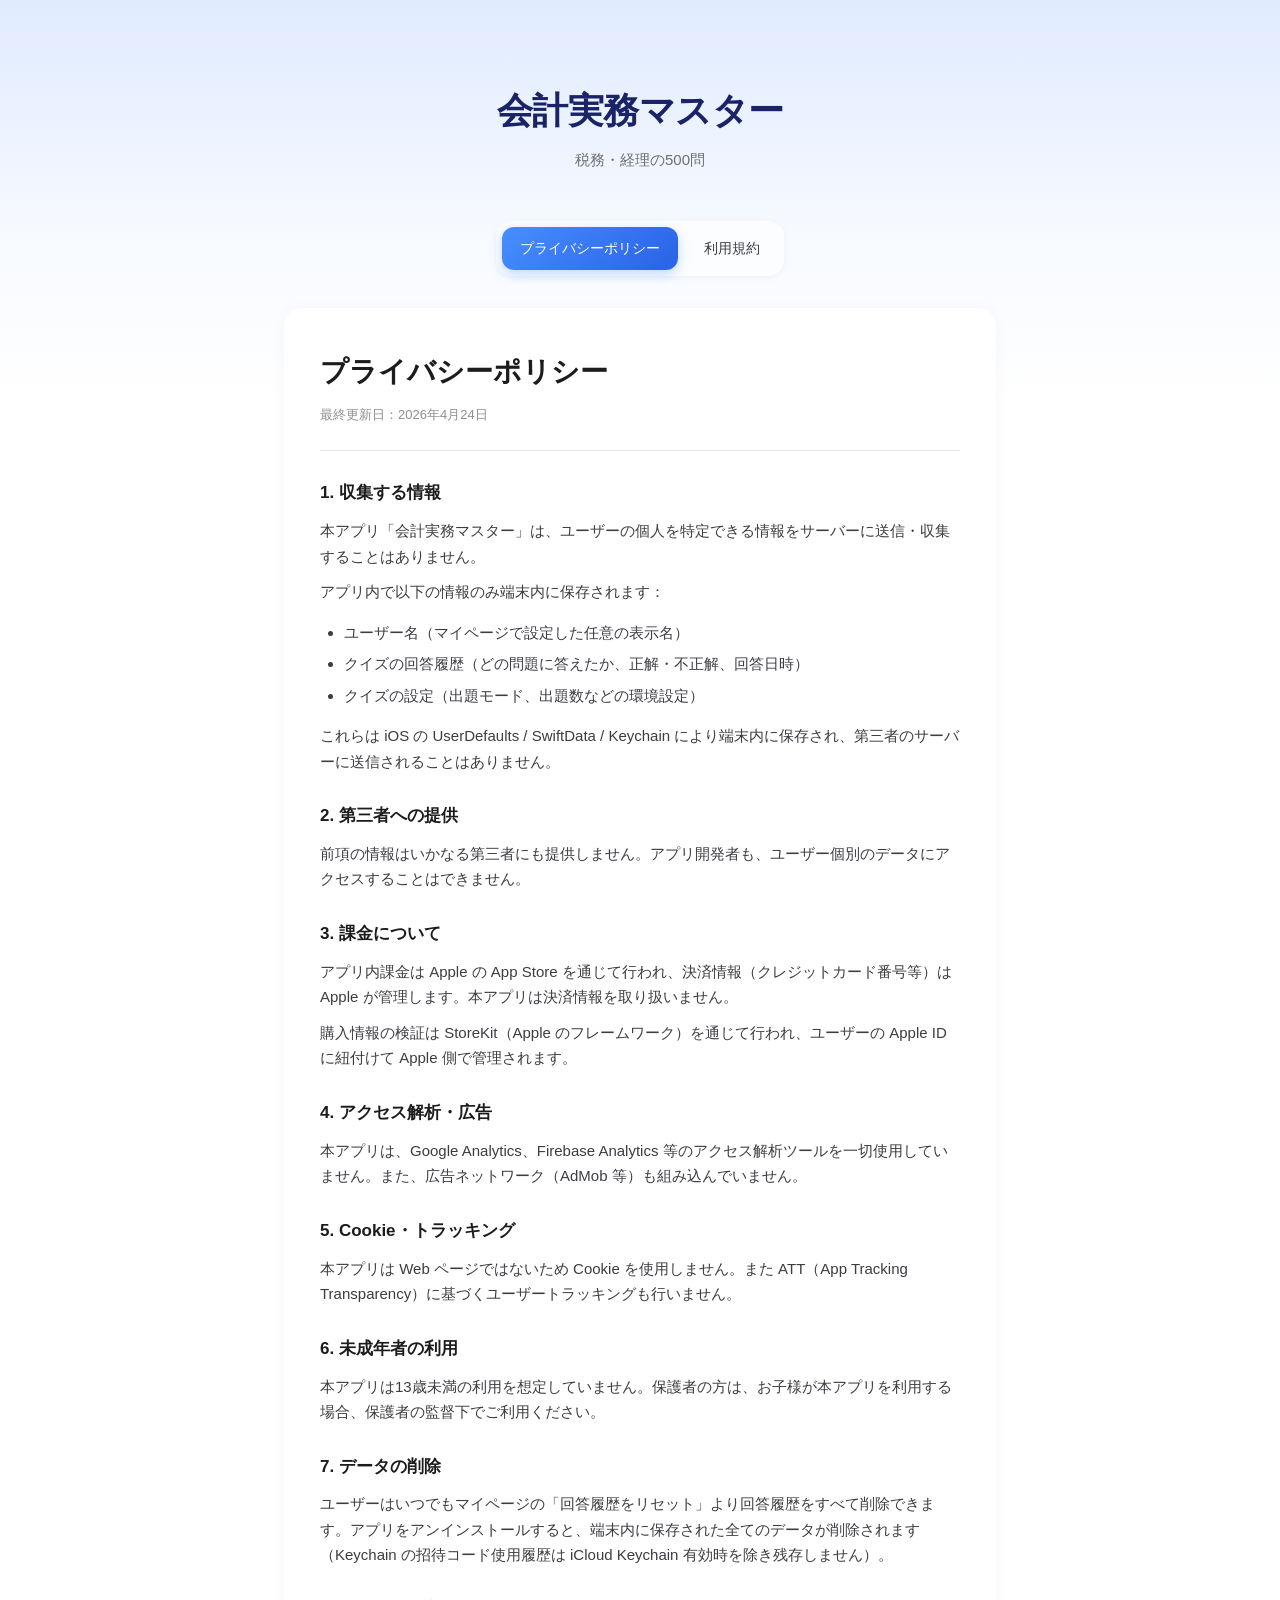
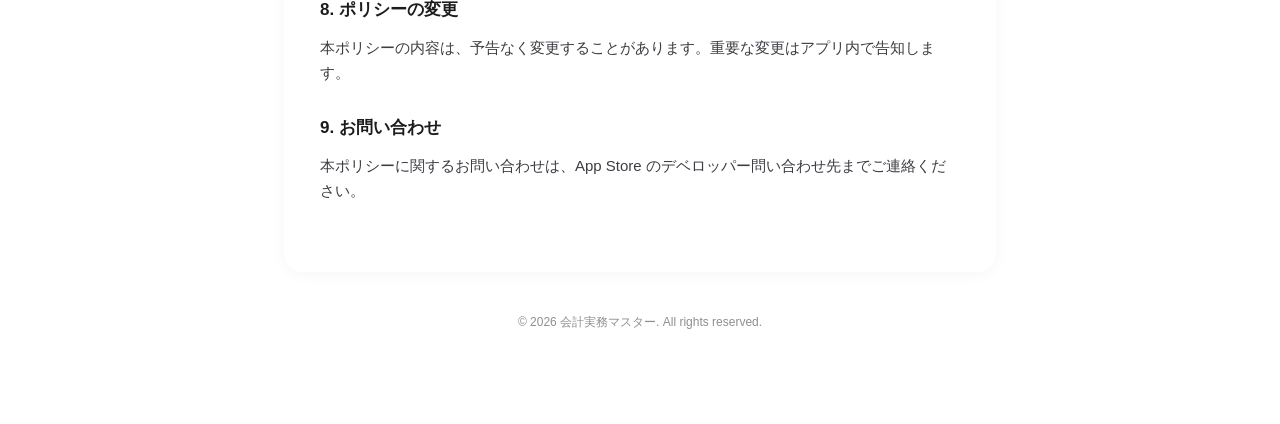
<file: index.html>
<!DOCTYPE html>
<html lang="ja">
<head>
<meta charset="UTF-8">
<meta name="viewport" content="width=device-width, initial-scale=1">
<meta name="description" content="会計実務マスター アプリのプライバシーポリシー・利用規約">
<title>会計実務マスター - プライバシーポリシー</title>
<link rel="stylesheet" href="styles.css">
</head>
<body>
<main>
<header class="app-header">
  <h1>会計実務マスター</h1>
  <p class="tagline">税務・経理の500問</p>
</header>

<nav class="doc-nav">
  <a href="index.html" class="active">プライバシーポリシー</a>
  <a href="terms.html">利用規約</a>
</nav>

<article>
<h2>プライバシーポリシー</h2>
<p class="updated">最終更新日：2026年4月24日</p>

<section>
<h3>1. 収集する情報</h3>
<p>本アプリ「会計実務マスター」は、ユーザーの個人を特定できる情報をサーバーに送信・収集することはありません。</p>
<p>アプリ内で以下の情報のみ端末内に保存されます：</p>
<ul>
  <li>ユーザー名（マイページで設定した任意の表示名）</li>
  <li>クイズの回答履歴（どの問題に答えたか、正解・不正解、回答日時）</li>
  <li>クイズの設定（出題モード、出題数などの環境設定）</li>
</ul>
<p>これらは iOS の UserDefaults / SwiftData / Keychain により端末内に保存され、第三者のサーバーに送信されることはありません。</p>
</section>

<section>
<h3>2. 第三者への提供</h3>
<p>前項の情報はいかなる第三者にも提供しません。アプリ開発者も、ユーザー個別のデータにアクセスすることはできません。</p>
</section>

<section>
<h3>3. 課金について</h3>
<p>アプリ内課金は Apple の App Store を通じて行われ、決済情報（クレジットカード番号等）は Apple が管理します。本アプリは決済情報を取り扱いません。</p>
<p>購入情報の検証は StoreKit（Apple のフレームワーク）を通じて行われ、ユーザーの Apple ID に紐付けて Apple 側で管理されます。</p>
</section>

<section>
<h3>4. アクセス解析・広告</h3>
<p>本アプリは、Google Analytics、Firebase Analytics 等のアクセス解析ツールを一切使用していません。また、広告ネットワーク（AdMob 等）も組み込んでいません。</p>
</section>

<section>
<h3>5. Cookie・トラッキング</h3>
<p>本アプリは Web ページではないため Cookie を使用しません。また ATT（App Tracking Transparency）に基づくユーザートラッキングも行いません。</p>
</section>

<section>
<h3>6. 未成年者の利用</h3>
<p>本アプリは13歳未満の利用を想定していません。保護者の方は、お子様が本アプリを利用する場合、保護者の監督下でご利用ください。</p>
</section>

<section>
<h3>7. データの削除</h3>
<p>ユーザーはいつでもマイページの「回答履歴をリセット」より回答履歴をすべて削除できます。アプリをアンインストールすると、端末内に保存された全てのデータが削除されます（Keychain の招待コード使用履歴は iCloud Keychain 有効時を除き残存しません）。</p>
</section>

<section>
<h3>8. ポリシーの変更</h3>
<p>本ポリシーの内容は、予告なく変更することがあります。重要な変更はアプリ内で告知します。</p>
</section>

<section>
<h3>9. お問い合わせ</h3>
<p>本ポリシーに関するお問い合わせは、App Store のデベロッパー問い合わせ先までご連絡ください。</p>
</section>

</article>

<footer>
<p>&copy; 2026 会計実務マスター. All rights reserved.</p>
</footer>
</main>
</body>
</html>
</file>
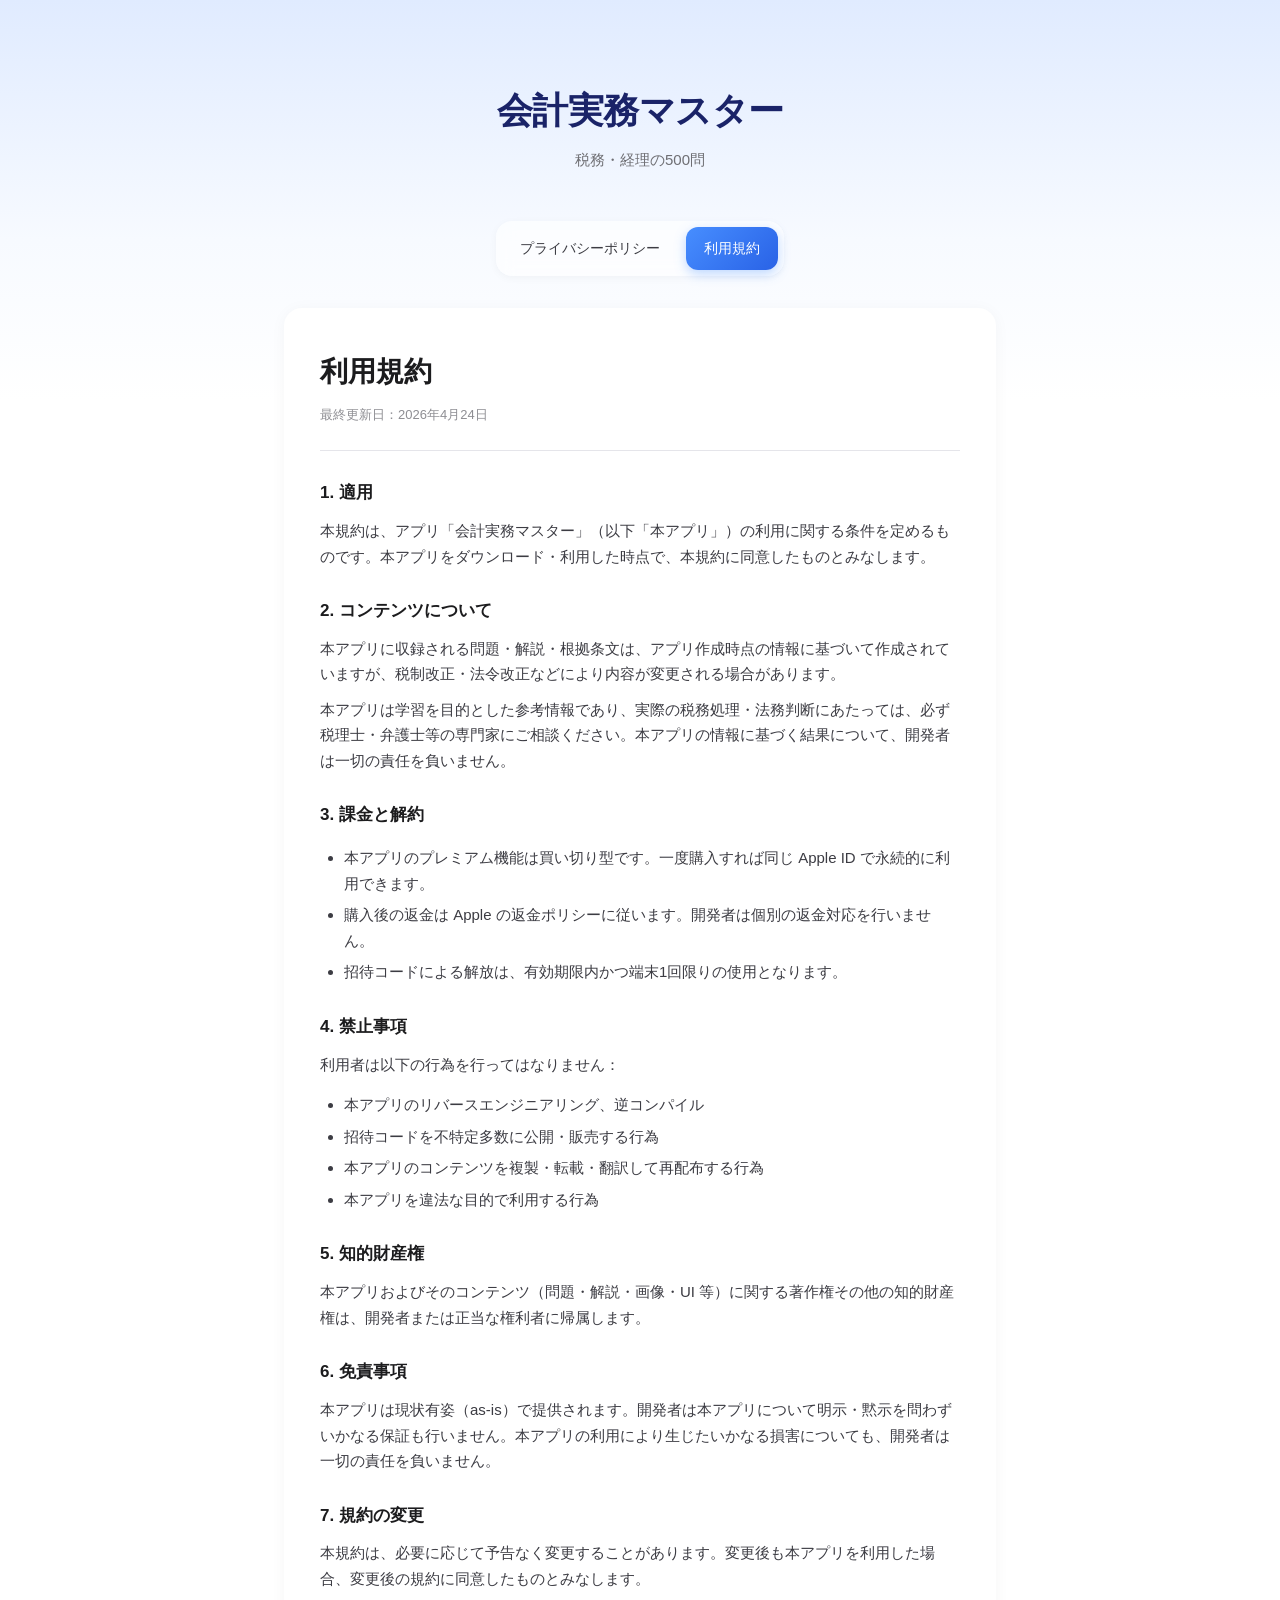
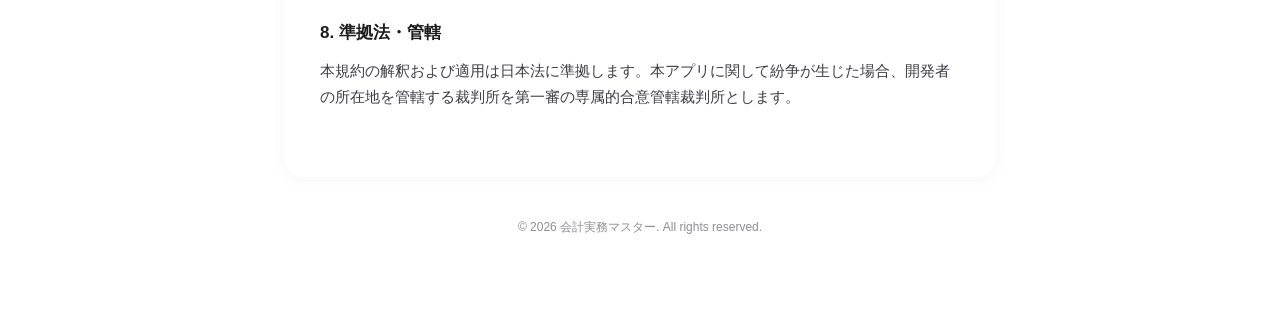
<file: terms.html>
<!DOCTYPE html>
<html lang="ja">
<head>
<meta charset="UTF-8">
<meta name="viewport" content="width=device-width, initial-scale=1">
<meta name="description" content="会計実務マスター アプリの利用規約">
<title>会計実務マスター - 利用規約</title>
<link rel="stylesheet" href="styles.css">
</head>
<body>
<main>
<header class="app-header">
  <h1>会計実務マスター</h1>
  <p class="tagline">税務・経理の500問</p>
</header>

<nav class="doc-nav">
  <a href="index.html">プライバシーポリシー</a>
  <a href="terms.html" class="active">利用規約</a>
</nav>

<article>
<h2>利用規約</h2>
<p class="updated">最終更新日：2026年4月24日</p>

<section>
<h3>1. 適用</h3>
<p>本規約は、アプリ「会計実務マスター」（以下「本アプリ」）の利用に関する条件を定めるものです。本アプリをダウンロード・利用した時点で、本規約に同意したものとみなします。</p>
</section>

<section>
<h3>2. コンテンツについて</h3>
<p>本アプリに収録される問題・解説・根拠条文は、アプリ作成時点の情報に基づいて作成されていますが、税制改正・法令改正などにより内容が変更される場合があります。</p>
<p>本アプリは学習を目的とした参考情報であり、実際の税務処理・法務判断にあたっては、必ず税理士・弁護士等の専門家にご相談ください。本アプリの情報に基づく結果について、開発者は一切の責任を負いません。</p>
</section>

<section>
<h3>3. 課金と解約</h3>
<ul>
  <li>本アプリのプレミアム機能は買い切り型です。一度購入すれば同じ Apple ID で永続的に利用できます。</li>
  <li>購入後の返金は Apple の返金ポリシーに従います。開発者は個別の返金対応を行いません。</li>
  <li>招待コードによる解放は、有効期限内かつ端末1回限りの使用となります。</li>
</ul>
</section>

<section>
<h3>4. 禁止事項</h3>
<p>利用者は以下の行為を行ってはなりません：</p>
<ul>
  <li>本アプリのリバースエンジニアリング、逆コンパイル</li>
  <li>招待コードを不特定多数に公開・販売する行為</li>
  <li>本アプリのコンテンツを複製・転載・翻訳して再配布する行為</li>
  <li>本アプリを違法な目的で利用する行為</li>
</ul>
</section>

<section>
<h3>5. 知的財産権</h3>
<p>本アプリおよびそのコンテンツ（問題・解説・画像・UI 等）に関する著作権その他の知的財産権は、開発者または正当な権利者に帰属します。</p>
</section>

<section>
<h3>6. 免責事項</h3>
<p>本アプリは現状有姿（as-is）で提供されます。開発者は本アプリについて明示・黙示を問わずいかなる保証も行いません。本アプリの利用により生じたいかなる損害についても、開発者は一切の責任を負いません。</p>
</section>

<section>
<h3>7. 規約の変更</h3>
<p>本規約は、必要に応じて予告なく変更することがあります。変更後も本アプリを利用した場合、変更後の規約に同意したものとみなします。</p>
</section>

<section>
<h3>8. 準拠法・管轄</h3>
<p>本規約の解釈および適用は日本法に準拠します。本アプリに関して紛争が生じた場合、開発者の所在地を管轄する裁判所を第一審の専属的合意管轄裁判所とします。</p>
</section>

</article>

<footer>
<p>&copy; 2026 会計実務マスター. All rights reserved.</p>
</footer>
</main>
</body>
</html>
</file>
<file: styles.css>
/* 会計実務マスター プライバシーポリシー・利用規約 */

* { box-sizing: border-box; }

html, body {
  margin: 0;
  padding: 0;
  font-family: -apple-system, BlinkMacSystemFont, "Helvetica Neue",
               "Hiragino Kaku Gothic ProN", "Hiragino Sans", "Yu Gothic",
               Meiryo, sans-serif;
  color: #1c1c1e;
  background: linear-gradient(180deg, #E0EBFF 0%, #F7FAFF 240px, #FFFFFF 400px);
  line-height: 1.7;
  min-height: 100vh;
}

main {
  max-width: 760px;
  margin: 0 auto;
  padding: 40px 24px 80px;
}

/* Header */
.app-header {
  text-align: center;
  padding: 40px 0 24px;
}
.app-header h1 {
  font-size: 36px;
  margin: 0;
  color: #1a2368;
  font-weight: 800;
  letter-spacing: -0.5px;
}
.app-header .tagline {
  color: #6e6e73;
  font-size: 15px;
  margin: 6px 0 0;
}

/* Navigation */
.doc-nav {
  display: flex;
  gap: 8px;
  justify-content: center;
  margin: 24px 0 32px;
  padding: 6px;
  background: rgba(255,255,255,0.6);
  border-radius: 16px;
  backdrop-filter: blur(8px);
  box-shadow: 0 2px 8px rgba(0,0,0,0.04);
  width: fit-content;
  margin-left: auto;
  margin-right: auto;
}
.doc-nav a {
  padding: 10px 18px;
  border-radius: 12px;
  text-decoration: none;
  color: #3c3c43;
  font-size: 14px;
  font-weight: 500;
  transition: all 0.2s ease;
}
.doc-nav a.active {
  background: linear-gradient(135deg, #478EFF, #2962E6);
  color: white;
  box-shadow: 0 4px 12px rgba(71, 142, 255, 0.35);
}
.doc-nav a:not(.active):hover {
  background: rgba(0,0,0,0.04);
}

/* Article */
article {
  background: white;
  border-radius: 18px;
  padding: 40px 36px;
  box-shadow: 0 2px 16px rgba(0,0,0,0.04);
}
article h2 {
  font-size: 28px;
  margin: 0 0 8px;
  color: #1c1c1e;
}
article .updated {
  color: #8e8e93;
  font-size: 13px;
  margin: 0 0 28px;
  padding-bottom: 24px;
  border-bottom: 1px solid #e5e5ea;
}
article section {
  margin-bottom: 28px;
}
article h3 {
  font-size: 17px;
  color: #1c1c1e;
  margin: 0 0 10px;
  font-weight: 700;
}
article p {
  margin: 0 0 10px;
  color: #3c3c43;
  font-size: 15px;
}
article ul {
  padding-left: 24px;
  color: #3c3c43;
  font-size: 15px;
}
article li {
  margin-bottom: 6px;
}

/* Footer */
footer {
  text-align: center;
  margin-top: 40px;
  color: #8e8e93;
  font-size: 12px;
}

/* Responsive */
@media (max-width: 600px) {
  main { padding: 20px 16px 60px; }
  .app-header h1 { font-size: 28px; }
  article { padding: 24px 20px; }
  article h2 { font-size: 22px; }
  article h3 { font-size: 16px; }
}

/* Dark mode */
@media (prefers-color-scheme: dark) {
  body {
    background: linear-gradient(180deg, #0F1C3D 0%, #1C1C1E 320px);
    color: #F2F2F7;
  }
  article {
    background: #1C1C1E;
    box-shadow: 0 2px 16px rgba(0,0,0,0.3);
  }
  article h2, article h3 { color: #F2F2F7; }
  article p, article ul { color: #D1D1D6; }
  article .updated { color: #8E8E93; border-color: #3A3A3C; }
  .app-header h1 { color: #8EB4FF; }
  .app-header .tagline { color: #AEAEB2; }
  .doc-nav {
    background: rgba(44, 44, 46, 0.6);
  }
  .doc-nav a { color: #D1D1D6; }
  .doc-nav a:not(.active):hover { background: rgba(255,255,255,0.08); }
  footer { color: #636366; }
}
</file>
